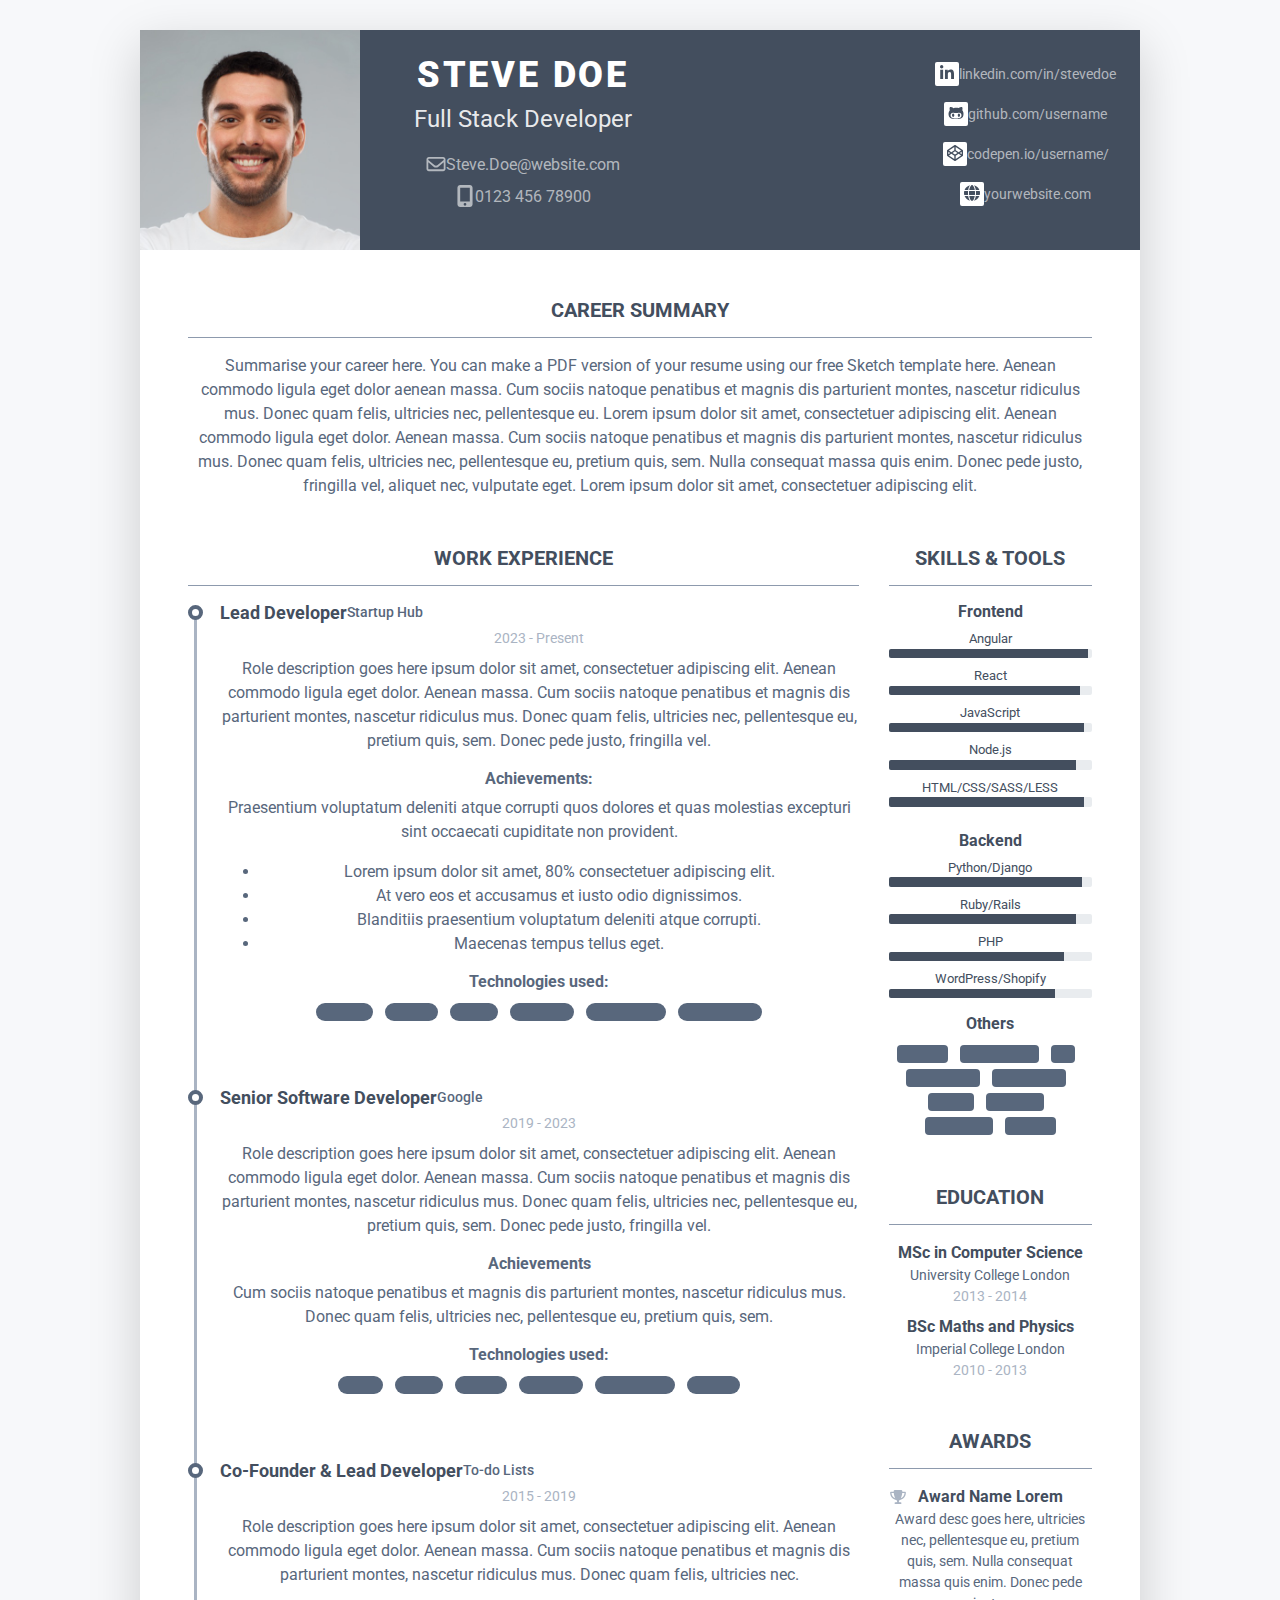
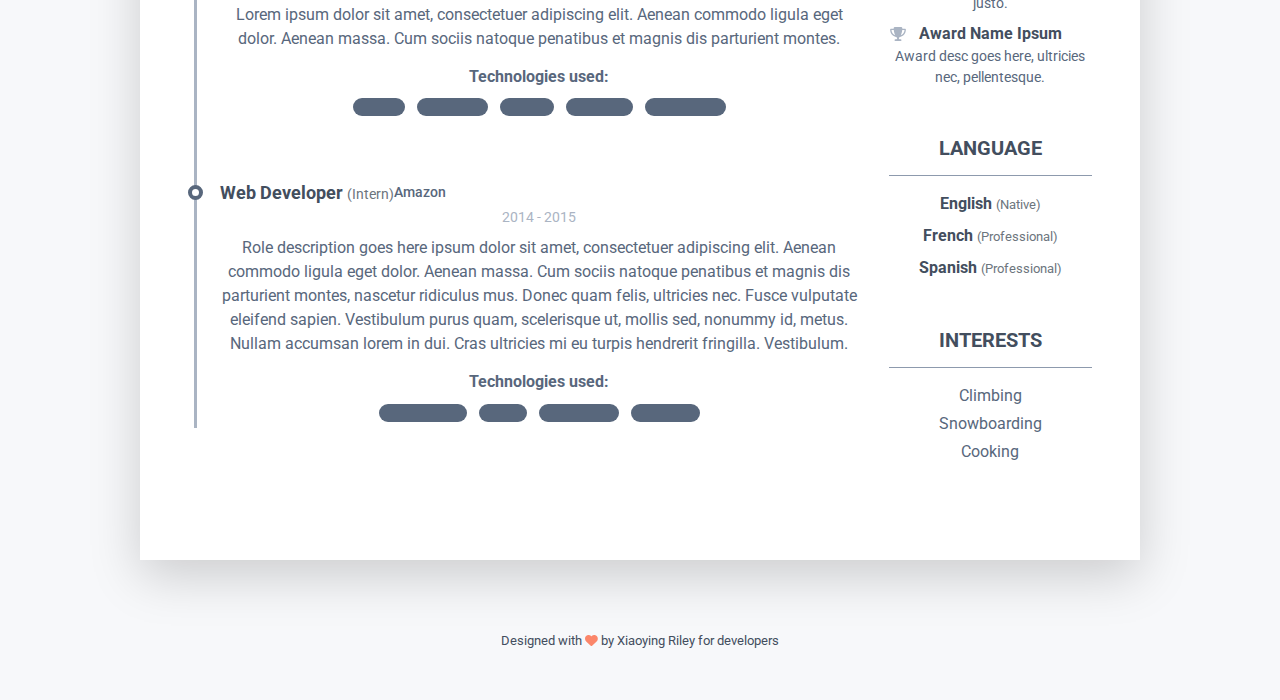
<file: index.html>
<!DOCTYPE html>
<html lang="en"> 
<head>
    <title>Pillar - Bootstrap Resume/CV Template for Developers</title>
    
    <!-- Meta -->
    <meta charset="utf-8">
    <meta http-equiv="X-UA-Compatible" content="IE=edge">
    <meta name="viewport" content="width=device-width, initial-scale=1.0">
    <meta name="description" content="Responsive Resume Template">
    <meta name="author" content="Xiaoying Riley at 3rd Wave Media">    
    <link rel="shortcut icon" href="favicon.ico"> 
    
    <!-- Google Font -->
    <link href="https://fonts.googleapis.com/css?family=Roboto:300,400,500,700,900" rel="stylesheet">
    
    <!-- FontAwesome JS-->
	<script defer src="assets/fontawesome/js/all.min.js"></script>
       
    <!-- Theme CSS -->  
    <link id="theme-style" rel="stylesheet" href="assets/css/pillar-1.css">


</head> 

<body>	

    <article class="resume-wrapper text-center position-relative">
	    <div class="resume-wrapper-inner mx-auto text-start bg-white shadow-lg">
		    <header class="resume-header pt-4 pt-md-0">
			    <div class="row">
				    <div class="col-block col-md-auto resume-picture-holder text-center text-md-start">
				        <img class="picture" src="assets/images/profile.jpg" alt="">
				    </div><!--//col-->
				    <div class="col">
					    <div class="row p-4 justify-content-center justify-content-md-between">
						    <div class="primary-info col-auto">
							    <h1 class="name mt-0 mb-1 text-white text-uppercase">Steve Doe</h1>
							    <div class="title mb-3">Full Stack Developer</div>
							    <ul class="list-unstyled">
								    <li class="mb-2"><a class="text-link" href="#"><i class="far fa-envelope fa-fw me-2" data-fa-transform="grow-3"></i>Steve.Doe@website.com</a></li>
								    <li><a class="text-link" href="#"><i class="fas fa-mobile-alt fa-fw me-2" data-fa-transform="grow-6"></i>0123 456 78900</a></li>
							    </ul>
						    </div><!--//primary-info-->
						    <div class="secondary-info col-auto mt-2">
							    <ul class="resume-social list-unstyled">
					                <li class="mb-3"><a class="text-link" href="#"><span class="fa-container text-center me-2"><i class="fab fa-linkedin-in fa-fw"></i></span>linkedin.com/in/stevedoe</a></li>
					                <li class="mb-3"><a class="text-link" href="#"><span class="fa-container text-center me-2"><i class="fab fa-github-alt fa-fw"></i></span>github.com/username</a></li>
					                <li class="mb-3"><a class="text-link" href="#"><span class="fa-container text-center me-2"><i class="fab fa-codepen fa-fw"></i></span>codepen.io/username/</a></li>
					                <li><a class="text-link" href="#"><span class="fa-container text-center me-2"><i class="fas fa-globe"></i></span>yourwebsite.com</a></li>
							    </ul>
						    </div><!--//secondary-info-->
					    </div><!--//row-->
					    
				    </div><!--//col-->
			    </div><!--//row-->
		    </header>
		    <div class="resume-body p-5">
			    <section class="resume-section summary-section mb-5">
				    <h2 class="resume-section-title text-uppercase font-weight-bold pb-3 mb-3">Career Summary</h2>
				    <div class="resume-section-content">
					    <p class="mb-0">Summarise your career here. <a class="text-reset text-link" href="https://themes.3rdwavemedia.com/resources/sketch-template/pillar-sketch-sketch-resume-template-for-developers/" target="_blank">You can make a PDF version of your resume using our free Sketch template here</a>. Aenean commodo ligula eget dolor aenean massa. Cum sociis natoque penatibus et magnis dis parturient montes, nascetur ridiculus mus. Donec quam felis, ultricies nec, pellentesque eu. Lorem ipsum dolor sit amet, consectetuer adipiscing elit. Aenean commodo ligula eget dolor. Aenean massa. Cum sociis natoque penatibus et magnis dis parturient montes, nascetur ridiculus mus. Donec quam felis, ultricies nec, pellentesque eu, pretium quis, sem. Nulla consequat massa quis enim. Donec pede justo, fringilla vel, aliquet nec, vulputate eget. Lorem ipsum dolor sit amet, consectetuer adipiscing elit.</p>
				    </div>
			    </section><!--//summary-section-->
			    <div class="row">
				    <div class="col-lg-9">
					    <section class="resume-section experience-section mb-5">
						    <h2 class="resume-section-title text-uppercase font-weight-bold pb-3 mb-3">Work Experience</h2>
						    <div class="resume-section-content">
							    <div class="resume-timeline position-relative">
								    <article class="resume-timeline-item position-relative pb-5">
									    
									    <div class="resume-timeline-item-header mb-2">
										    <div class="d-flex flex-column flex-md-row">
										        <h3 class="resume-position-title font-weight-bold mb-1">Lead Developer</h3>
										        <div class="resume-company-name ms-auto">Startup Hub</div>
										    </div><!--//row-->
										    <div class="resume-position-time">2023 - Present</div>
									    </div><!--//resume-timeline-item-header-->
									    <div class="resume-timeline-item-desc">
										    <p>Role description goes here ipsum dolor sit amet, consectetuer adipiscing elit. Aenean commodo ligula eget dolor. Aenean massa. Cum sociis natoque penatibus et magnis dis parturient montes, nascetur ridiculus mus. Donec quam felis, ultricies nec, pellentesque eu, pretium quis, sem. Donec pede justo, fringilla vel.</p>
										    <h4 class="resume-timeline-item-desc-heading font-weight-bold">Achievements:</h4>
										    <p>Praesentium voluptatum deleniti atque corrupti quos dolores et quas molestias excepturi sint occaecati cupiditate non provident.</p>
										    <ul>
											    <li>Lorem ipsum dolor sit amet, 80% consectetuer adipiscing elit.</li>
											    <li>At vero eos et accusamus et iusto odio dignissimos.</li>
											    <li>Blanditiis praesentium voluptatum deleniti atque corrupti.</li>
											    <li>Maecenas tempus tellus eget.</li>
										    </ul>
										    <h4 class="resume-timeline-item-desc-heading font-weight-bold">Technologies used:</h4>
										    <ul class="list-inline">
											    <li class="list-inline-item"><span class="badge bg-secondary badge-pill">Angular</span></li>
											    <li class="list-inline-item"><span class="badge bg-secondary badge-pill">Python</span></li>
											    <li class="list-inline-item"><span class="badge bg-secondary badge-pill">jQuery</span></li>
											    <li class="list-inline-item"><span class="badge bg-secondary badge-pill">Webpack</span></li>
											    <li class="list-inline-item"><span class="badge bg-secondary badge-pill">HTML/SASS</span></li>
											    <li class="list-inline-item"><span class="badge bg-secondary badge-pill">PostgresSQL</span></li>
										    </ul>
									    </div><!--//resume-timeline-item-desc-->

								    </article><!--//resume-timeline-item-->
								    
								    <article class="resume-timeline-item position-relative pb-5">
									    
									    <div class="resume-timeline-item-header mb-2">
										    <div class="d-flex flex-column flex-md-row">
										        <h3 class="resume-position-title font-weight-bold mb-1">Senior Software Developer</h3>
										        <div class="resume-company-name ms-auto">Google</div>
										    </div><!--//row-->
										    <div class="resume-position-time">2019 - 2023</div>
									    </div><!--//resume-timeline-item-header-->
									    <div class="resume-timeline-item-desc">
										    <p>Role description goes here ipsum dolor sit amet, consectetuer adipiscing elit. Aenean commodo ligula eget dolor. Aenean massa. Cum sociis natoque penatibus et magnis dis parturient montes, nascetur ridiculus mus. Donec quam felis, ultricies nec, pellentesque eu, pretium quis, sem. Donec pede justo, fringilla vel.</p>
										    <h4 class="resume-timeline-item-desc-heading font-weight-bold">Achievements</h4>
										    <p>Cum sociis natoque penatibus et magnis dis parturient montes, nascetur ridiculus mus. Donec quam felis, ultricies nec, pellentesque eu, pretium quis, sem.</p>
										    <h4 class="resume-timeline-item-desc-heading font-weight-bold">Technologies used:</h4>
										    <ul class="list-inline">
											    <li class="list-inline-item"><span class="badge bg-secondary badge-pill">React</span></li>
											    <li class="list-inline-item"><span class="badge bg-secondary badge-pill">Redux</span></li>
											    <li class="list-inline-item"><span class="badge bg-secondary badge-pill">Django</span></li>
											    <li class="list-inline-item"><span class="badge bg-secondary badge-pill">Webpack</span></li>
											    <li class="list-inline-item"><span class="badge bg-secondary badge-pill">HTML/SASS</span></li>
											    <li class="list-inline-item"><span class="badge bg-secondary badge-pill">MySQL</span></li>
										    </ul>
									    </div><!--//resume-timeline-item-desc-->

								    </article><!--//resume-timeline-item-->
								    
								    <article class="resume-timeline-item position-relative pb-5">
									    
									    <div class="resume-timeline-item-header mb-2">
										    <div class="d-flex flex-column flex-md-row">
										        <h3 class="resume-position-title font-weight-bold mb-1">Co-Founder & Lead Developer</h3>
										        <div class="resume-company-name ms-auto">To-do Lists</div>
										    </div><!--//row-->
										    <div class="resume-position-time">2015 - 2019</div>
									    </div><!--//resume-timeline-item-header-->
									    <div class="resume-timeline-item-desc">
										    <p>Role description goes here ipsum dolor sit amet, consectetuer adipiscing elit. Aenean commodo ligula eget dolor. Aenean massa. Cum sociis natoque penatibus et magnis dis parturient montes, nascetur ridiculus mus. Donec quam felis, ultricies nec.</p>
										    <p>Lorem ipsum dolor sit amet, consectetuer adipiscing elit. Aenean commodo ligula eget dolor. Aenean massa. Cum sociis natoque penatibus et magnis dis parturient montes.</p>
										    <h4 class="resume-timeline-item-desc-heading font-weight-bold">Technologies used:</h4>
										    <ul class="list-inline">
											    <li class="list-inline-item"><span class="badge bg-secondary badge-pill">Django</span></li>
											    <li class="list-inline-item"><span class="badge bg-secondary badge-pill">JavaScript</span></li>
											    <li class="list-inline-item"><span class="badge bg-secondary badge-pill">Node.js</span></li>
											    <li class="list-inline-item"><span class="badge bg-secondary badge-pill">Require.js</span></li>
											    <li class="list-inline-item"><span class="badge bg-secondary badge-pill">HTML/SASS</span></li>
										    </ul>
									    </div><!--//resume-timeline-item-desc-->

								    </article><!--//resume-timeline-item-->
								    
								    <article class="resume-timeline-item position-relative">
									    
									    <div class="resume-timeline-item-header mb-2">
										    <div class="d-flex flex-column flex-md-row">
										        <h3 class="resume-position-title font-weight-bold mb-1">Web Developer <small class="text-muted">(Intern)</small></h3>
										        <div class="resume-company-name ms-auto">Amazon</div>
										    </div><!--//row-->
										    <div class="resume-position-time">2014 - 2015</div>
									    </div><!--//resume-timeline-item-header-->
									    <div class="resume-timeline-item-desc">
										    <p>Role description goes here ipsum dolor sit amet, consectetuer adipiscing elit. Aenean commodo ligula eget dolor. Aenean massa. Cum sociis natoque penatibus et magnis dis parturient montes, nascetur ridiculus mus. Donec quam felis, ultricies nec. Fusce vulputate eleifend sapien. Vestibulum purus quam, scelerisque ut, mollis sed, nonummy id, metus. Nullam accumsan lorem in dui. Cras ultricies mi eu turpis hendrerit fringilla. Vestibulum.</p>
										    <h4 class="resume-timeline-item-desc-heading font-weight-bold">Technologies used:</h4>
										    <ul class="list-inline">
											    <li class="list-inline-item"><span class="badge bg-secondary badge-pill">Ruby on Rails</span></li>
											    <li class="list-inline-item"><span class="badge bg-secondary badge-pill">jQuery</span></li>
											    <li class="list-inline-item"><span class="badge bg-secondary badge-pill">HTML/LESS</span></li>
											    <li class="list-inline-item"><span class="badge bg-secondary badge-pill">MongoDB</span></li>
										    </ul>
									    </div><!--//resume-timeline-item-desc-->

								    </article><!--//resume-timeline-item-->
								    
								    
							    </div><!--//resume-timeline-->
							    
							    
							    
							    
							    
							    
						    </div>
					    </section><!--//experience-section-->
				    </div>
				    <div class="col-lg-3">
					    <section class="resume-section skills-section mb-5">
						    <h2 class="resume-section-title text-uppercase font-weight-bold pb-3 mb-3">Skills &amp; Tools</h2>
						    <div class="resume-section-content">
						        <div class="resume-skill-item">
							        <h4 class="resume-skills-cat font-weight-bold">Frontend</h4>
							        <ul class="list-unstyled mb-4">
								        <li class="mb-2">
								            <div class="resume-skill-name">Angular</div>
									        <div class="progress resume-progress">
											    <div class="progress-bar theme-progress-bar-dark" role="progressbar" style="width: 98%" aria-valuenow="25" aria-valuemin="0" aria-valuemax="100"></div>
											</div>
								        </li>
								        <li class="mb-2">
								            <div class="resume-skill-name">React</div>
									        <div class="progress resume-progress">
											    <div class="progress-bar theme-progress-bar-dark" role="progressbar" style="width: 94%" aria-valuenow="25" aria-valuemin="0" aria-valuemax="100"></div>
											</div>
								        </li>
								        <li class="mb-2">
								            <div class="resume-skill-name">JavaScript</div>
									        <div class="progress resume-progress">
											    <div class="progress-bar theme-progress-bar-dark" role="progressbar" style="width: 96%" aria-valuenow="25" aria-valuemin="0" aria-valuemax="100"></div>
											</div>
								        </li>
								        
								        <li class="mb-2">
								            <div class="resume-skill-name">Node.js</div>
									        <div class="progress resume-progress">
											    <div class="progress-bar theme-progress-bar-dark" role="progressbar" style="width: 92%" aria-valuenow="25" aria-valuemin="0" aria-valuemax="100"></div>
											</div>
								        </li>
								        <li class="mb-2">
								            <div class="resume-skill-name">HTML/CSS/SASS/LESS</div>
									        <div class="progress resume-progress">
											    <div class="progress-bar theme-progress-bar-dark" role="progressbar" style="width: 96%" aria-valuenow="25" aria-valuemin="0" aria-valuemax="100"></div>
											</div>
								        </li>
							        </ul>
						        </div><!--//resume-skill-item-->
						        
						        <div class="resume-skill-item">
						            <h4 class="resume-skills-cat font-weight-bold">Backend</h4>
							        <ul class="list-unstyled">
								        <li class="mb-2">
								            <div class="resume-skill-name">Python/Django</div>
									        <div class="progress resume-progress">
											    <div class="progress-bar theme-progress-bar-dark" role="progressbar" style="width: 95%" aria-valuenow="25" aria-valuemin="0" aria-valuemax="100"></div>
											</div>
								        </li>
								        <li class="mb-2">
								            <div class="resume-skill-name">Ruby/Rails</div>
									        <div class="progress resume-progress">
											    <div class="progress-bar theme-progress-bar-dark" role="progressbar" style="width: 92%" aria-valuenow="25" aria-valuemin="0" aria-valuemax="100"></div>
											</div>
								        </li>
								        <li class="mb-2">
								            <div class="resume-skill-name">PHP</div>
									        <div class="progress resume-progress">
											    <div class="progress-bar theme-progress-bar-dark" role="progressbar" style="width: 86%" aria-valuenow="25" aria-valuemin="0" aria-valuemax="100"></div>
											</div>
								        </li>
								        <li class="mb-2">
								            <div class="resume-skill-name">WordPress/Shopify</div>
									        <div class="progress resume-progress">
											    <div class="progress-bar theme-progress-bar-dark" role="progressbar" style="width: 82%" aria-valuenow="25" aria-valuemin="0" aria-valuemax="100"></div>
											</div>
								        </li>
							        </ul>
						        </div><!--//resume-skill-item-->
						        
						        <div class="resume-skill-item">
						            <h4 class="resume-skills-cat font-weight-bold">Others</h4>
						            <ul class="list-inline">
							            <li class="list-inline-item"><span class="badge bg-secondary">DevOps</span></li>
							            <li class="list-inline-item"><span class="badge bg-secondary">Code Review</span></li>
							            <li class="list-inline-item"><span class="badge bg-secondary">Git</span></li>
							            <li class="list-inline-item"><span class="badge bg-secondary">Unit Testing</span></li>
							            <li class="list-inline-item"><span class="badge bg-secondary">Wireframing</span></li>
							            <li class="list-inline-item"><span class="badge bg-secondary">Sketch</span></li>
							            <li class="list-inline-item"><span class="badge bg-secondary">Balsamiq</span></li>
							            <li class="list-inline-item"><span class="badge bg-secondary">WordPress</span></li>
							            <li class="list-inline-item"><span class="badge bg-secondary">Shopify</span></li>
						            </ul>
						        </div><!--//resume-skill-item-->
						    </div><!--resume-section-content-->
					    </section><!--//skills-section-->
					    <section class="resume-section education-section mb-5">
						    <h2 class="resume-section-title text-uppercase font-weight-bold pb-3 mb-3">Education</h2>
						    <div class="resume-section-content">
							    <ul class="list-unstyled">
								    <li class="mb-2">
								        <div class="resume-degree font-weight-bold">MSc in Computer Science</div>
								        <div class="resume-degree-org">University College London</div>
								        <div class="resume-degree-time">2013 - 2014</div>
								    </li>
								    <li>
								        <div class="resume-degree font-weight-bold">BSc Maths and Physics</div>
								        <div class="resume-degree-org">Imperial College London</div>
								        <div class="resume-degree-time">2010 - 2013</div>
								    </li>
							    </ul>
						    </div>
					    </section><!--//education-section-->
					    <section class="resume-section reference-section mb-5">
						    <h2 class="resume-section-title text-uppercase font-weight-bold pb-3 mb-3">Awards</h2>
						    <div class="resume-section-content">
							    <ul class="list-unstyled resume-awards-list">
								    <li class="mb-2 ps-4 position-relative">
								        <i class="resume-award-icon fas fa-trophy position-absolute" data-fa-transform="shrink-2"></i>
								        <div class="resume-award-name">Award Name Lorem</div>
								        <div class="resume-award-desc">Award desc goes here, ultricies nec, pellentesque eu, pretium quis, sem. Nulla consequat massa quis enim. Donec pede justo.</div>
								    </li>
								    <li class="mb-0 ps-4 position-relative">
								        <i class="resume-award-icon fas fa-trophy position-absolute" data-fa-transform="shrink-2"></i>
								        <div class="resume-award-name">Award Name Ipsum</div>
								        <div class="resume-award-desc">Award desc goes here, ultricies nec, pellentesque.</div>
								    </li>
							    </ul>
						    </div>
					    </section><!--//interests-section-->
					    <section class="resume-section language-section mb-5">
						    <h2 class="resume-section-title text-uppercase font-weight-bold pb-3 mb-3">Language</h2>
						    <div class="resume-section-content">
							    <ul class="list-unstyled resume-lang-list">
								    <li class="mb-2"><span class="resume-lang-name font-weight-bold">English</span> <small class="text-muted font-weight-normal">(Native)</small></li>
								    <li class="mb-2 align-middle"><span class="resume-lang-name font-weight-bold">French</span> <small class="text-muted font-weight-normal">(Professional)</small></li>
								    <li><span class="resume-lang-name font-weight-bold">Spanish</span> <small class="text-muted font-weight-normal">(Professional)</small></li>
							    </ul>
						    </div>
					    </section><!--//language-section-->
					    <section class="resume-section interests-section mb-5">
						    <h2 class="resume-section-title text-uppercase font-weight-bold pb-3 mb-3">Interests</h2>
						    <div class="resume-section-content">
							    <ul class="list-unstyled">
								    <li class="mb-1">Climbing</li>
								    <li class="mb-1">Snowboarding</li>
								    <li class="mb-1">Cooking</li>
							    </ul>
						    </div>
					    </section><!--//interests-section-->
					    
				    </div>
			    </div><!--//row-->
		    </div><!--//resume-body-->
		    
		    
	    </div>
    </article> 

    
    <footer class="footer text-center pt-2 pb-5">
	    <!--/* This template is free as long as you keep the footer attribution link. If you'd like to use the template without the attribution link, you can buy the commercial license via our website: themes.3rdwavemedia.com Thank you for your support. :) */-->
        <small class="copyright">Designed with <span class="sr-only">love</span><i class="fas fa-heart"></i> by <a href="http://themes.3rdwavemedia.com" target="_blank">Xiaoying Riley</a> for developers</small>
    </footer>

    

</body>
</html>
</file>
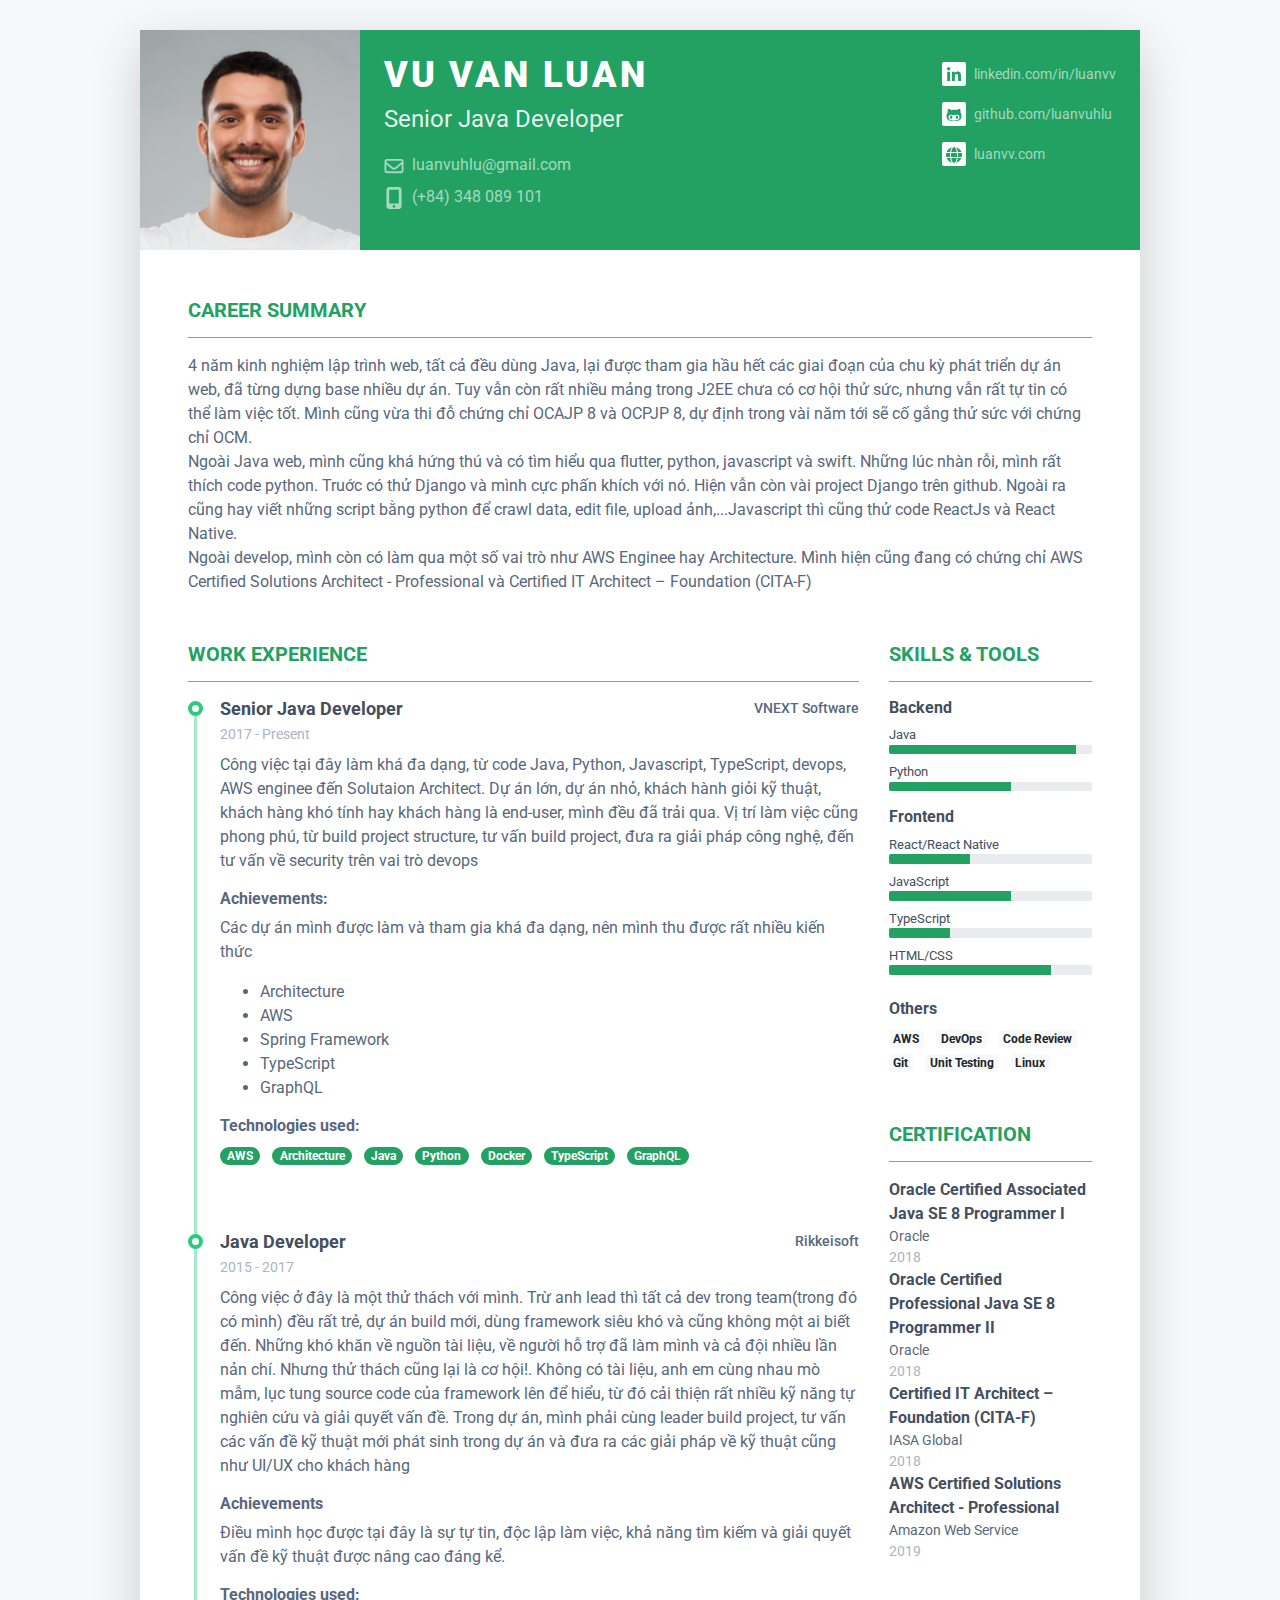
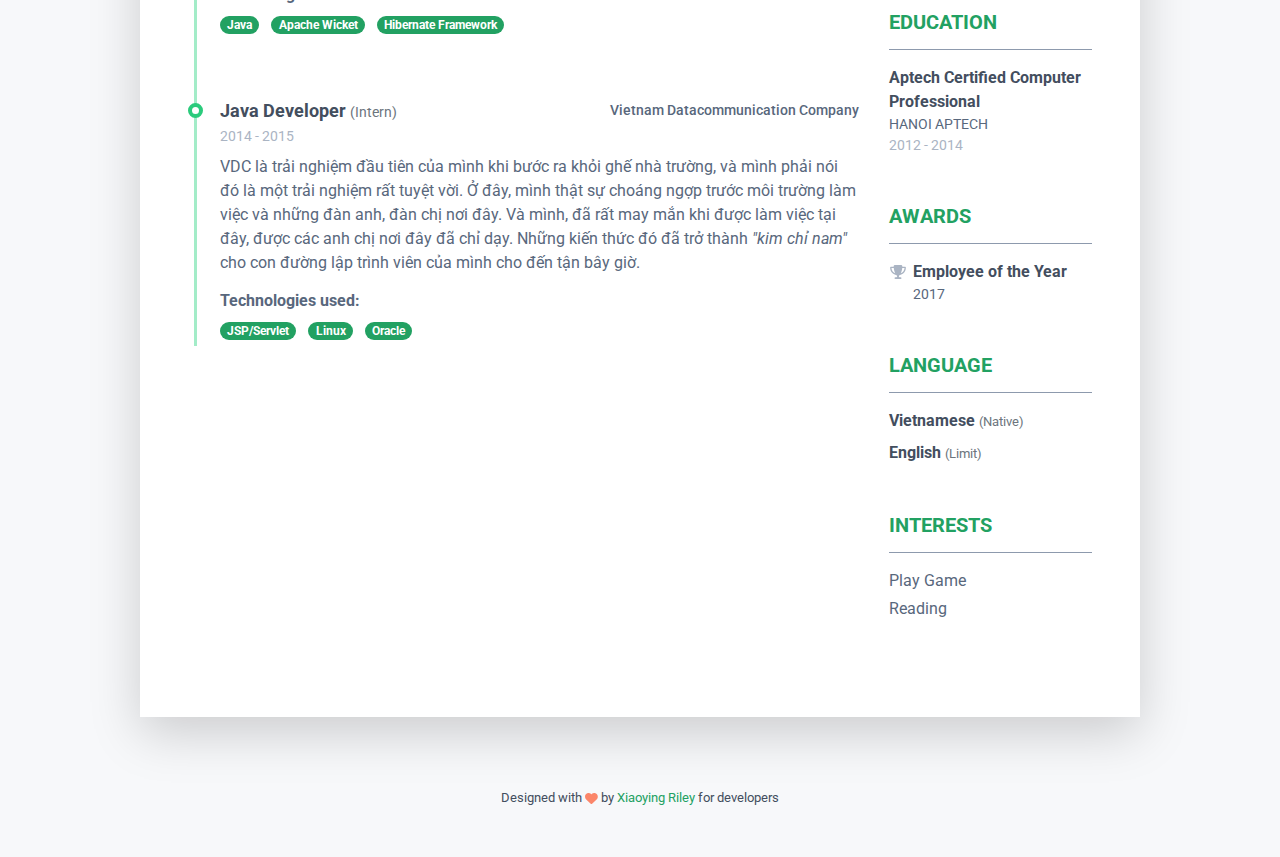
<file: vi/index.html>
<!DOCTYPE html>
<html lang="en"> 
<head>
    <title>Vu Van Luan Resume</title>
    
    <!-- Meta -->
    <meta charset="utf-8">
    <meta http-equiv="X-UA-Compatible" content="IE=edge">
    <meta name="viewport" content="width=device-width, initial-scale=1.0">
    <meta name="description" content="Responsive Resume Template">
    <meta name="author" content="Xiaoying Riley at 3rd Wave Media">    
    <link rel="shortcut icon" href="../favicon.ico"> 
    
    <!-- Google Font -->
    <link href="https://fonts.googleapis.com/css?family=Roboto:300,400,500,700,900" rel="stylesheet">
    
    <!-- FontAwesome JS-->
	<script defer src="../assets/fontawesome/js/all.min.js"></script>
       
    <!-- Theme CSS -->  
    <link id="theme-style" rel="stylesheet" href="../assets/css/pillar-3.css">
</head> 

<body>	

    <article class="resume-wrapper text-center position-relative">
	    <div class="resume-wrapper-inner mx-auto text-left bg-white shadow-lg">
		    <header class="resume-header pt-4 pt-md-0">
			    <div class="media flex-column flex-md-row">
				    <img class="mr-3 img-fluid picture mx-auto" src="../assets/images/profile.jpg" alt="">
				    <div class="media-body p-4 d-flex flex-column flex-md-row mx-auto mx-lg-0">
					    <div class="primary-info">
						    <h1 class="name mt-0 mb-1 text-white text-uppercase text-uppercase">Vu Van Luan</h1>
						    <div class="title mb-3">Senior Java Developer</div>
						    <ul class="list-unstyled">
							    <li class="mb-2"><a href="mailto:luanvuhlu@gmail.com"><i class="far fa-envelope fa-fw mr-2" data-fa-transform="grow-3"></i>luanvuhlu@gmail.com</a></li>
							    <li><a href="#"><i class="fas fa-mobile-alt fa-fw mr-2" data-fa-transform="grow-6"></i>(+84) 348 089 101</a></li>
						    </ul>
					    </div><!--//primary-info-->
					    <div class="secondary-info ml-md-auto mt-2">
						    <ul class="resume-social list-unstyled">
				                <li class="mb-3"><a href="https://linkedin.com/in/luanvv"><span class="fa-container text-center mr-2"><i class="fab fa-linkedin-in fa-fw"></i></span>linkedin.com/in/luanvv</a></li>
				                <li class="mb-3"><a href="https://github.com/luanvuhlu"><span class="fa-container text-center mr-2"><i class="fab fa-github-alt fa-fw"></i></span>github.com/luanvuhlu</a></li>
				                <li><a href="https://luanvv.com"><span class="fa-container text-center mr-2"><i class="fas fa-globe"></i></span>luanvv.com</a></li>
						    </ul>
					    </div><!--//secondary-info-->
					    
				    </div><!--//media-body-->
			    </div><!--//media-->
		    </header>
		    <div class="resume-body p-5">
			    <section class="resume-section summary-section mb-5">
				    <h2 class="resume-section-title text-uppercase font-weight-bold pb-3 mb-3">Career Summary</h2>
				    <div class="resume-section-content">
					    <p class="mb-0">
					    	4 năm kinh nghiệm lập trình web, tất cả đều dùng Java, lại được tham gia hầu hết các giai đoạn của chu kỳ phát triển dự án web, đã từng dựng base nhiều dự án. Tuy vẫn còn rất nhiều mảng trong J2EE chưa có cơ hội thử sức, nhưng vẫn rất tự tin có thể làm việc tốt. Mình cũng vừa thi đỗ chứng chỉ OCAJP 8 và OCPJP 8, dự định trong vài năm tới sẽ cố gắng thử sức với chứng chỉ OCM.
					    </p>
					    <p class="mb-0">
					    	Ngoài Java web, mình cũng khá hứng thú và có tìm hiểu qua flutter, python, javascript và swift. Những lúc nhàn rỗi, mình rất thích code python. Truớc có thử Django và mình cực phấn khích với nó. Hiện vẫn còn vài project Django trên github. Ngoài ra cũng hay viết những script bằng python để crawl data, edit file, upload ảnh,...Javascript thì cũng thử code ReactJs và React Native.
					    </p>
					    <p class="mb-0">
					    	Ngoài develop, mình còn có làm qua một số vai trò như AWS Enginee hay Architecture. Mình hiện cũng đang có chứng chỉ AWS Certified Solutions Architect - Professional và Certified IT Architect – Foundation (CITA-F)
					    </p>
				    </div>
			    </section><!--//summary-section-->
			    <div class="row">
				    <div class="col-lg-9">
					    <section class="resume-section experience-section mb-5">
						    <h2 class="resume-section-title text-uppercase font-weight-bold pb-3 mb-3">Work Experience</h2>
						    <div class="resume-section-content">
							    <div class="resume-timeline position-relative">
								    <article class="resume-timeline-item position-relative pb-5">
									    
									    <div class="resume-timeline-item-header mb-2">
										    <div class="d-flex flex-column flex-md-row">
										        <h3 class="resume-position-title font-weight-bold mb-1">Senior Java Developer</h3>
										        <div class="resume-company-name ml-auto">VNEXT Software</div>
										    </div><!--//row-->
										    <div class="resume-position-time">2017 - Present</div>
									    </div><!--//resume-timeline-item-header-->
									    <div class="resume-timeline-item-desc">
										    <p>Công việc tại đây làm khá đa dạng, từ code Java, Python, Javascript, TypeScript, devops, AWS enginee đến Solutaion Architect. Dự án lớn, dự án nhỏ, khách hành giỏi kỹ thuật, khách hàng khó tính hay khách hàng là end-user, mình đều đã trải qua. Vị trí làm việc cũng phong phú, từ build project structure, tư vấn build project, đưa ra giải pháp công nghệ, đến tư vấn về security trên vai trò devops</p>
										    <h4 class="resume-timeline-item-desc-heading font-weight-bold">Achievements:</h4>
										    <p>Các dự án mình được làm và tham gia khá đa dạng, nên mình thu được rất nhiều kiến thức</p>
										    <ul>
											    <li>Architecture</li>
											    <li>AWS</li>
											    <li>Spring Framework</li>
											    <li>TypeScript</li>
											    <li>GraphQL</li>
										    </ul>
										    <h4 class="resume-timeline-item-desc-heading font-weight-bold">Technologies used:</h4>
										    <ul class="list-inline">
											    <li class="list-inline-item"><span class="badge badge-primary badge-pill">AWS</span></li>
											    <li class="list-inline-item"><span class="badge badge-primary badge-pill">Architecture</span></li>
											    <li class="list-inline-item"><span class="badge badge-primary badge-pill">Java</span></li>
											    <li class="list-inline-item"><span class="badge badge-primary badge-pill">Python</span></li>
											    <li class="list-inline-item"><span class="badge badge-primary badge-pill">Docker</span></li>
											    <li class="list-inline-item"><span class="badge badge-primary badge-pill">TypeScript</span></li>
											    <li class="list-inline-item"><span class="badge badge-primary badge-pill">GraphQL</span></li>
										    </ul>
									    </div><!--//resume-timeline-item-desc-->

								    </article><!--//resume-timeline-item-->
								    
								    <article class="resume-timeline-item position-relative pb-5">
									    
									    <div class="resume-timeline-item-header mb-2">
										    <div class="d-flex flex-column flex-md-row">
										        <h3 class="resume-position-title font-weight-bold mb-1">Java Developer</h3>
										        <div class="resume-company-name ml-auto">Rikkeisoft</div>
										    </div><!--//row-->
										    <div class="resume-position-time">2015 - 2017</div>
									    </div><!--//resume-timeline-item-header-->
									    <div class="resume-timeline-item-desc">
										    <p>Công việc ở đây là một thử thách với mình. Trừ anh lead thì tất cả dev trong team(trong đó có mình) đều rất trẻ, dự án build mới, dùng framework siêu khó và cũng không một ai biết đến. Những khó khăn về nguồn tài liệu, về người hỗ trợ đã làm mình và cả đội nhiều lần nản chí. Nhưng thử thách cũng lại là cơ hội!. Không có tài liệu, anh em cùng nhau mò mẫm, lục tung source code của framework lên để hiểu, từ đó cải thiện rất nhiều kỹ năng tự nghiên cứu và giải quyết vấn đề. Trong dự án, mình phải cùng leader build project, tư vấn các vấn đề kỹ thuật mới phát sinh trong dự án và đưa ra các giải pháp về kỹ thuật cũng như UI/UX cho khách hàng</p>
										    <h4 class="resume-timeline-item-desc-heading font-weight-bold">Achievements</h4>
										    <p>Điều mình học được tại đây là sự tự tin, độc lập làm việc, khả năng tìm kiếm và giải quyết vấn đề kỹ thuật được nâng cao đáng kể.</p>
										    <h4 class="resume-timeline-item-desc-heading font-weight-bold">Technologies used:</h4>
										    <ul class="list-inline">
											    <li class="list-inline-item"><span class="badge badge-primary badge-pill">Java</span></li>
											    <li class="list-inline-item"><span class="badge badge-primary badge-pill">Apache Wicket</span></li>
											    <li class="list-inline-item"><span class="badge badge-primary badge-pill">Hibernate Framework</span></li>
										    </ul>
									    </div><!--//resume-timeline-item-desc-->

								    </article><!--//resume-timeline-item-->
								    
								    <article class="resume-timeline-item position-relative">
									    
									    <div class="resume-timeline-item-header mb-2">
										    <div class="d-flex flex-column flex-md-row">
										        <h3 class="resume-position-title font-weight-bold mb-1">Java Developer <small class="text-muted">(Intern)</small></h3>
										        <div class="resume-company-name ml-auto">Vietnam Datacommunication Company</div>
										    </div><!--//row-->
										    <div class="resume-position-time">2014 - 2015</div>
									    </div><!--//resume-timeline-item-header-->
									    <div class="resume-timeline-item-desc">
										    <p>VDC là trải nghiệm đầu tiên của mình khi bước ra khỏi ghế nhà trường, và mình phải nói đó là một trải nghiệm rất tuyệt vời. Ở đây, mình thật sự choáng ngợp trước môi trường làm việc và những đàn anh, đàn chị nơi đây. Và mình, đã rất may mắn khi được làm việc tại đây, được các anh chị nơi đây đã chỉ dạy. Những kiến thức đó đã trở thành <i>"kim chỉ nam"</i> cho con đường lập trình viên của mình cho đến tận bây giờ.</p>
										    <h4 class="resume-timeline-item-desc-heading font-weight-bold">Technologies used:</h4>
										    <ul class="list-inline">
											    <li class="list-inline-item"><span class="badge badge-primary badge-pill">JSP/Servlet</span></li>
											    <li class="list-inline-item"><span class="badge badge-primary badge-pill">Linux</span></li>
											    <li class="list-inline-item"><span class="badge badge-primary badge-pill">Oracle</span></li>
										    </ul>
									    </div><!--//resume-timeline-item-desc-->

								    </article><!--//resume-timeline-item-->
								    
								    
							    </div><!--//resume-timeline-->
							    
							    
							    
							    
							    
							    
						    </div>
					    </section><!--//experience-section-->
				    </div>
				    <div class="col-lg-3">
					    <section class="resume-section skills-section mb-5">
						    <h2 class="resume-section-title text-uppercase font-weight-bold pb-3 mb-3">Skills &amp; Tools</h2>
						    <div class="resume-section-content">
						        <div class="resume-skill-item">
						            <h4 class="resume-skills-cat font-weight-bold">Backend</h4>
							        <ul class="list-unstyled">
							        	<li class="mb-2">
								            <div class="resume-skill-name">Java</div>
									        <div class="progress resume-progress">
											    <div class="progress-bar theme-progress-bar-dark" role="progressbar" style="width: 92%" aria-valuenow="25" aria-valuemin="0" aria-valuemax="100"></div>
											</div>
								        </li>
								        <li class="mb-2">
								            <div class="resume-skill-name">Python</div>
									        <div class="progress resume-progress">
											    <div class="progress-bar theme-progress-bar-dark" role="progressbar" style="width: 60%" aria-valuenow="25" aria-valuemin="0" aria-valuemax="100"></div>
											</div>
								        </li>
							        </ul>
						        </div><!--//resume-skill-item-->

						        <div class="resume-skill-item">
							        <h4 class="resume-skills-cat font-weight-bold">Frontend</h4>
							        <ul class="list-unstyled mb-4">
								        <li class="mb-2">
								            <div class="resume-skill-name">React/React Native</div>
									        <div class="progress resume-progress">
											    <div class="progress-bar theme-progress-bar-dark" role="progressbar" style="width: 40%" aria-valuenow="25" aria-valuemin="0" aria-valuemax="100"></div>
											</div>
								        </li>
								        <li class="mb-2">
								            <div class="resume-skill-name">JavaScript</div>
									        <div class="progress resume-progress">
											    <div class="progress-bar theme-progress-bar-dark" role="progressbar" style="width: 60%" aria-valuenow="25" aria-valuemin="0" aria-valuemax="100"></div>
											</div>
								        </li>
								        
								        <li class="mb-2">
								            <div class="resume-skill-name">TypeScript</div>
									        <div class="progress resume-progress">
											    <div class="progress-bar theme-progress-bar-dark" role="progressbar" style="width: 30%" aria-valuenow="25" aria-valuemin="0" aria-valuemax="100"></div>
											</div>
								        </li>
								        <li class="mb-2">
								            <div class="resume-skill-name">HTML/CSS</div>
									        <div class="progress resume-progress">
											    <div class="progress-bar theme-progress-bar-dark" role="progressbar" style="width: 80%" aria-valuenow="25" aria-valuemin="0" aria-valuemax="100"></div>
											</div>
								        </li>
							        </ul>
						        </div><!--//resume-skill-item-->
						        
						        <div class="resume-skill-item">
						            <h4 class="resume-skills-cat font-weight-bold">Others</h4>
						            <ul class="list-inline">
						            	<li class="list-inline-item"><span class="badge badge-light">AWS</span></li>
							            <li class="list-inline-item"><span class="badge badge-light">DevOps</span></li>
							            <li class="list-inline-item"><span class="badge badge-light">Code Review</span></li>
							            <li class="list-inline-item"><span class="badge badge-light">Git</span></li>
							            <li class="list-inline-item"><span class="badge badge-light">Unit Testing</span></li>
							            <li class="list-inline-item"><span class="badge badge-light">Linux</span></li>
						            </ul>
						        </div><!--//resume-skill-item-->
						    </div><!--resume-section-content-->
					    </section><!--//skills-section-->
					    <section class="resume-section certification-section mb-5">
						    <h2 class="resume-section-title text-uppercase font-weight-bold pb-3 mb-3">Certification</h2>
						    <div class="resume-section-content">
							    <ul class="list-unstyled">
								    <li>
								        <div class="resume-degree font-weight-bold">Oracle Certified Associated Java SE 8 Programmer I</div>
								        <div class="resume-degree-org">Oracle</div>
								        <div class="resume-degree-time">2018</div>
								    </li>
								    <li>
								        <div class="resume-degree font-weight-bold">Oracle Certified Professional Java SE 8 Programmer II</div>
								        <div class="resume-degree-org">Oracle</div>
								        <div class="resume-degree-time">2018</div>
								    </li>
								    <li>
								        <div class="resume-degree font-weight-bold">Certified IT Architect – Foundation (CITA-F)</div>
								        <div class="resume-degree-org">IASA Global</div>
								        <div class="resume-degree-time">2018</div>
								    </li>
								    <li>
								        <div class="resume-degree font-weight-bold">AWS Certified Solutions Architect - Professional</div>
								        <div class="resume-degree-org">Amazon Web Service</div>
								        <div class="resume-degree-time">2019</div>
								    </li>
							    </ul>
						    </div>
					    </section><!--//education-section-->
					    <section class="resume-section education-section mb-5">
						    <h2 class="resume-section-title text-uppercase font-weight-bold pb-3 mb-3">Education</h2>
						    <div class="resume-section-content">
							    <ul class="list-unstyled">
								    <li>
								        <div class="resume-degree font-weight-bold">Aptech Certified Computer Professional</div>
								        <div class="resume-degree-org">HANOI APTECH</div>
								        <div class="resume-degree-time">2012 - 2014</div>
								    </li>
							    </ul>
						    </div>
					    </section><!--//education-section-->
					    <section class="resume-section reference-section mb-5">
						    <h2 class="resume-section-title text-uppercase font-weight-bold pb-3 mb-3">Awards</h2>
						    <div class="resume-section-content">
							    <ul class="list-unstyled resume-awards-list">
								    <li class="mb-2 pl-4 position-relative">
								        <i class="resume-award-icon fas fa-trophy position-absolute" data-fa-transform="shrink-2"></i>
								        <div class="resume-award-name">Employee of the Year</div>
								        <div class="resume-award-desc">2017</div>
								    </li>
							    </ul>
						    </div>
					    </section><!--//interests-section-->
					    <section class="resume-section language-section mb-5">
						    <h2 class="resume-section-title text-uppercase font-weight-bold pb-3 mb-3">Language</h2>
						    <div class="resume-section-content">
							    <ul class="list-unstyled resume-lang-list">
								    <li class="mb-2"><span class="resume-lang-name font-weight-bold">Vietnamese</span> <small class="text-muted font-weight-normal">(Native)</small></li>
								    <li class="mb-2 align-middle"><span class="resume-lang-name font-weight-bold">English</span> <small class="text-muted font-weight-normal">(Limit)</small></li>
							    </ul>
						    </div>
					    </section><!--//language-section-->
					    <section class="resume-section interests-section mb-5">
						    <h2 class="resume-section-title text-uppercase font-weight-bold pb-3 mb-3">Interests</h2>
						    <div class="resume-section-content">
							    <ul class="list-unstyled">
								    <li class="mb-1">Play Game</li>
								    <li class="mb-1">Reading</li>
							    </ul>
						    </div>
					    </section><!--//interests-section-->
					    
				    </div>
			    </div><!--//row-->
		    </div><!--//resume-body-->
		    
	    </div>
    </article>  

    <footer class="footer text-center pt-2 pb-5">
	    <!--/* This template is free as long as you keep the footer attribution link. If you'd like to use the template without the attribution link, you can buy the commercial license via our website: themes.3rdwavemedia.com Thank you for your support. :) */-->
        <small class="copyright">Designed with <i class="fas fa-heart"></i> by <a href="http://themes.3rdwavemedia.com" target="_blank">Xiaoying Riley</a> for developers</small>
    </footer>

</body>
</html>
</file>
